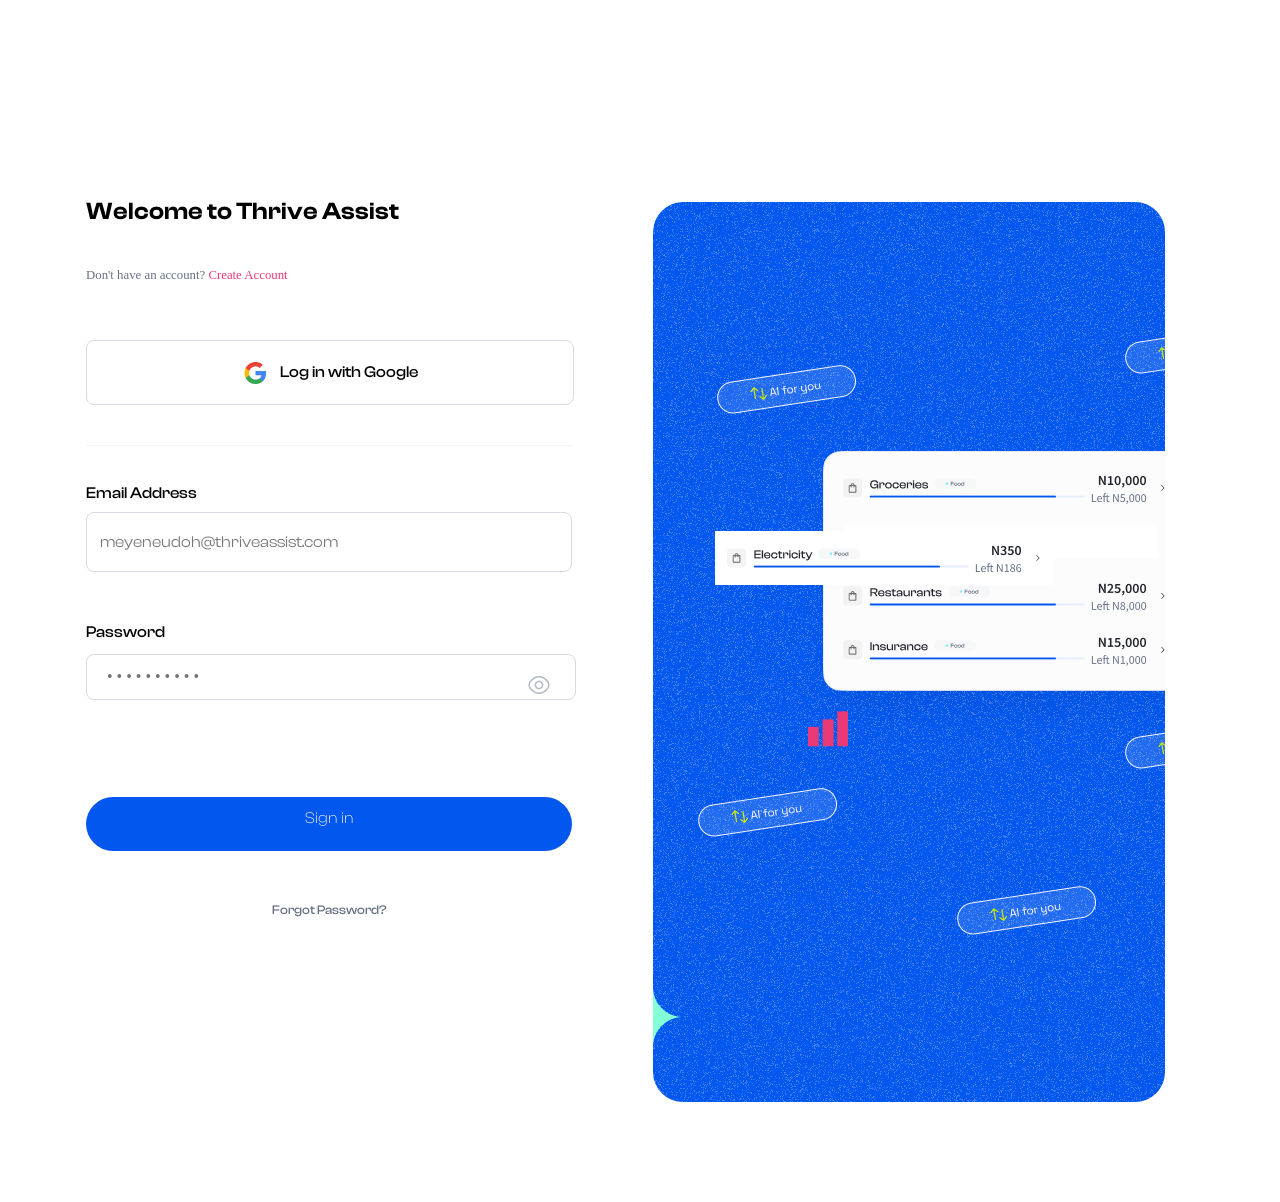
<file: index.html>
<!DOCTYPE html>
<html lang="en">
<head>
    <meta charset="UTF-8">
    <meta name="viewport" content="width=device-width, initial-scale=1.0">
    <link rel="stylesheet" type="text/css" href="styles.css">
    <title>Thrive Assist</title>
</head>
<body>
    <div id="error-div" class="error-div"><p id="error-text" class="error-text"></p><div id="cancel-icon"></div></div>
    <div class="container">
        <div class="div1"></div>
        <div class="div2">
            <h1 class="welcome-text">Welcome to Thrive Assist</h1>
            <p class="create-account-text">Don't have an account? <a href="index.html" class="create-account-link">Create Account</a></p>
        </div>
        <div class="div3" id="google-button">
            <div class="google-icon"></div>
            <p class="google-login-text">Log in with Google</p>
        </div>
        <div class="div4"></div>
        <div class="div5">
            <p class="email-text">Email Address</p>
            <input class="email-input" id="email-input" placeholder="meyeneudoh@thriveassist.com">
            <span id="email-message" class = email-message></span>
        </div>
        <div class="div6">
            <p class=password-text>Password</p>
            <div class="password-input-wrapper">
                <input class="password-input"  type="password" id="input" placeholder="• • • • • • • • • •">
                <div class="eye-open-icon" id="open-eye"></div>  
            </div>
            <span id="password-message" class="password-message"></span>
        </div>
        <div id="submit" class="div7"><p class="sign-in">Sign in</p></div>
        <div class="div8"><a class="anchor" href="index.html"><p>Forgot Password?</a></p></div>
    </div>
  <script src="script.js"></script>  
</body>
</html>
</file>
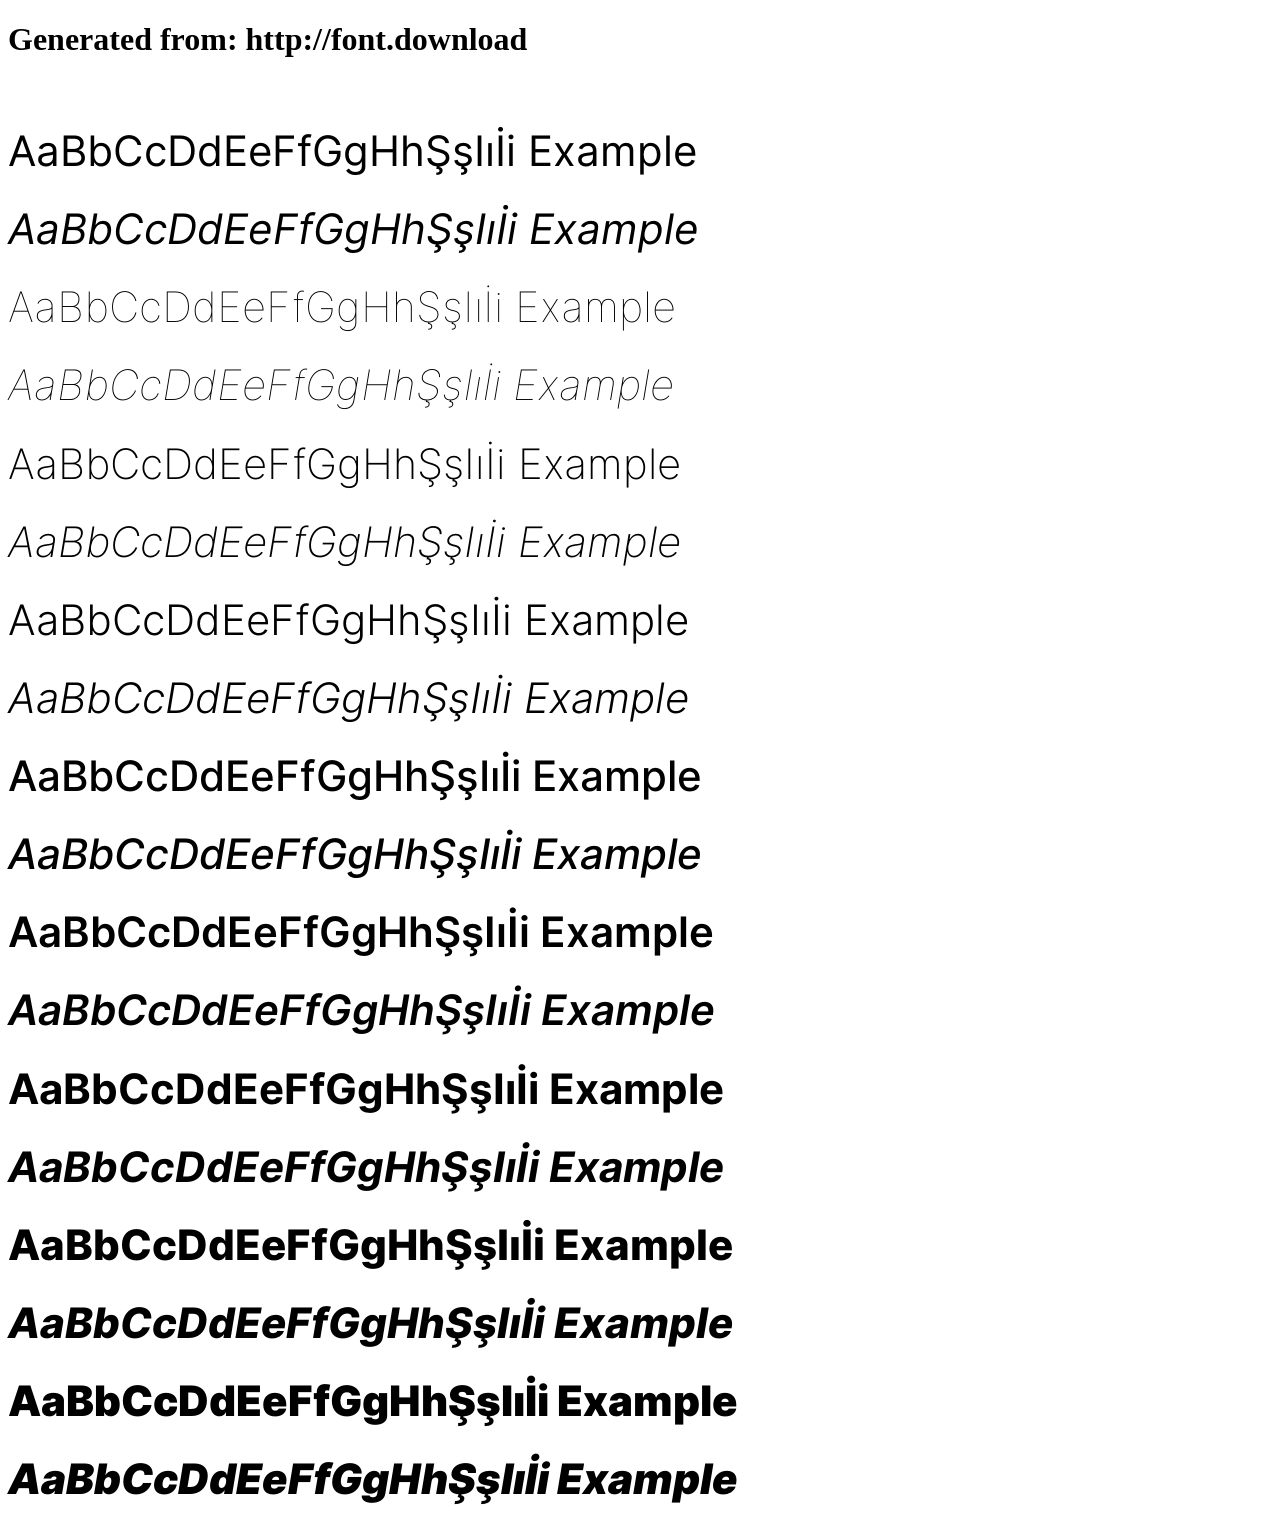
<file: font/example.html>
<!DOCTYPE html>
<html xmlns="http://www.w3.org/1999/xhtml">
<head>
    <meta http-equiv="Content-Type" content="text/html; charset=utf-8"/>
    <link rel="stylesheet" type="text/css"
          href="style.css"/>
</head>

<body>

<h1>Generated from: http://font.download</h1><br/>
<h1 style="font-family:'Inter Regular';font-weight:normal;font-size:42px">AaBbCcDdEeFfGgHhŞşIıİi Example</h1>
<h1 style="font-family:'Inter Italic';font-weight:normal;font-size:42px">AaBbCcDdEeFfGgHhŞşIıİi Example</h1>
<h1 style="font-family:'Inter Thin BETA';font-weight:normal;font-size:42px">AaBbCcDdEeFfGgHhŞşIıİi Example</h1>
<h1 style="font-family:'Inter Thin Italic BETA';font-weight:normal;font-size:42px">AaBbCcDdEeFfGgHhŞşIıİi Example</h1>
<h1 style="font-family:'Inter Extra Light BETA';font-weight:normal;font-size:42px">AaBbCcDdEeFfGgHhŞşIıİi Example</h1>
<h1 style="font-family:'Inter Extra Light Italic BETA';font-weight:normal;font-size:42px">AaBbCcDdEeFfGgHhŞşIıİi Example</h1>
<h1 style="font-family:'Inter Light BETA';font-weight:normal;font-size:42px">AaBbCcDdEeFfGgHhŞşIıİi Example</h1>
<h1 style="font-family:'Inter Light Italic BETA';font-weight:normal;font-size:42px">AaBbCcDdEeFfGgHhŞşIıİi Example</h1>
<h1 style="font-family:'Inter Medium';font-weight:normal;font-size:42px">AaBbCcDdEeFfGgHhŞşIıİi Example</h1>
<h1 style="font-family:'Inter Medium Italic';font-weight:normal;font-size:42px">AaBbCcDdEeFfGgHhŞşIıİi Example</h1>
<h1 style="font-family:'Inter Semi Bold';font-weight:normal;font-size:42px">AaBbCcDdEeFfGgHhŞşIıİi Example</h1>
<h1 style="font-family:'Inter Semi Bold Italic';font-weight:normal;font-size:42px">AaBbCcDdEeFfGgHhŞşIıİi Example</h1>
<h1 style="font-family:'Inter Bold';font-weight:normal;font-size:42px">AaBbCcDdEeFfGgHhŞşIıİi Example</h1>
<h1 style="font-family:'Inter Bold Italic';font-weight:normal;font-size:42px">AaBbCcDdEeFfGgHhŞşIıİi Example</h1>
<h1 style="font-family:'Inter Extra Bold';font-weight:normal;font-size:42px">AaBbCcDdEeFfGgHhŞşIıİi Example</h1>
<h1 style="font-family:'Inter Extra Bold Italic';font-weight:normal;font-size:42px">AaBbCcDdEeFfGgHhŞşIıİi Example</h1>
<h1 style="font-family:'Inter Black';font-weight:normal;font-size:42px">AaBbCcDdEeFfGgHhŞşIıİi Example</h1>
<h1 style="font-family:'Inter Black Italic';font-weight:normal;font-size:42px">AaBbCcDdEeFfGgHhŞşIıİi Example</h1>


</body>
</html>
</file>
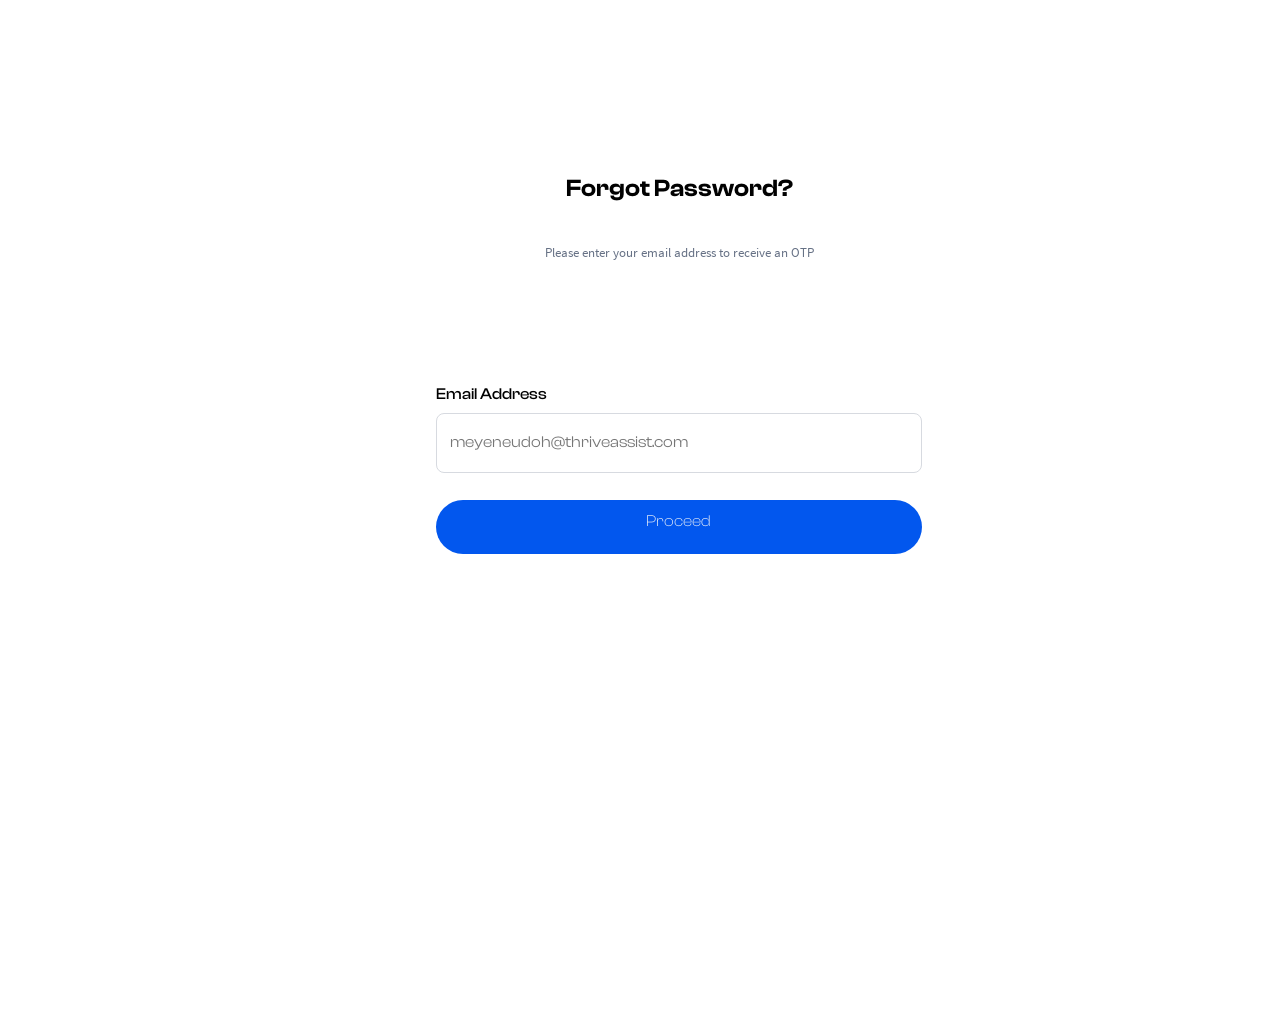
<file: Pages/forget-password.html>
<!DOCTYPE html>
<html lang="en">
<head>
    <meta charset="UTF-8">
    <meta name="viewport" content="width=device-width, initial-scale=1.0">
    <link rel="stylesheet" type="text/css" href="../Styles/foget-password.css">
    <title>Thrive Assist</title>
</head>
<body>
    <div class="container">
    <div class="div2">
        <h1 class="welcome-text">Forgot Password?</h1>
        <p class="create-account-text">Please enter your email address to receive an OTP</p>
    </div>
    <div class="div5">
        <p class="email-text">Email Address</p>
        <input class="email-input" id="email-input" placeholder="meyeneudoh@thriveassist.com">
        <span id="email-message" class = email-message></span>
    </div>
    <div id="submit" class="div7"><p class="sign-in">Proceed</p></div>
    </div>
    <script src="../Script/forget-password.js"></script> 
</body>
</html>
</file>
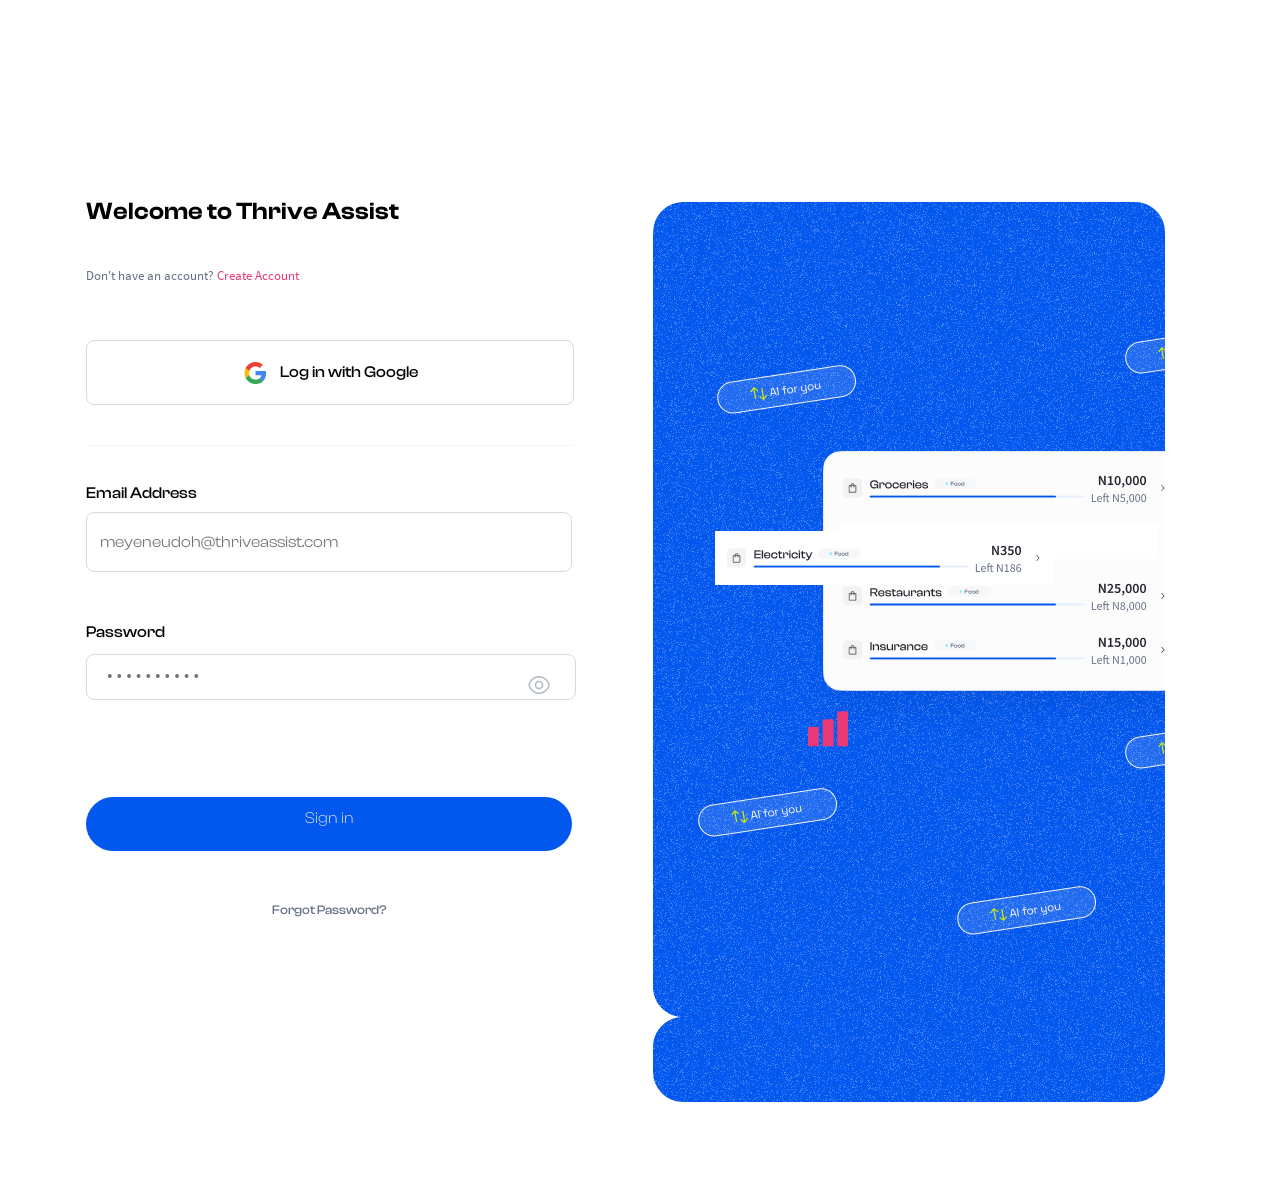
<file: Pages/Login.html>
<!DOCTYPE html>
<html lang="en">
<head>
    <meta charset="UTF-8">
    <meta name="viewport" content="width=device-width, initial-scale=1.0">
    <link rel="stylesheet" type="text/css" href="../Styles/Login.css">
    <title>Thrive Assist</title>
</head>
<body>
    <div id="error-div" class="error-div"><p id="error-text" class="error-text"></p><div id="cancel-icon"></div></div>
    <div class="container">
        <div class="div1"></div>
        <div class="div2">
            <h1 class="welcome-text">Welcome to Thrive Assist</h1>
            <p class="create-account-text">Don't have an account? <a href="index.html" class="create-account-link">Create Account</a></p>
        </div>
        <div class="div3" id="google-button">
            <div class="google-icon"></div>
            <p class="google-login-text">Log in with Google</p>
        </div>
        <div class="div4"></div>
        <div class="div5">
            <p class="email-text">Email Address</p>
            <input class="email-input" id="email-input" placeholder="meyeneudoh@thriveassist.com">
            <span id="email-message" class = email-message></span>
        </div>
        <div class="div6">
            <p class=password-text>Password</p>
            <div class="password-input-wrapper">
                <input class="password-input"  type="password" id="input" placeholder="• • • • • • • • • •">
                <div class="eye-open-icon" id="open-eye"></div>  
            </div>
            <span id="password-message" class="password-message"></span>
        </div>
        <div id="submit" class="div7"><p class="sign-in">Sign in</p></div>
        <div class="div8"><a class="anchor" href="forget-password.html"><p>Forgot Password?</a></p></div>
    </div>
  <script src="../Script/Login.js"></script>  
</body>
</html>
</file>
<file: styles.css>
@font-face {
    font-family: 'clash-semibold';
    src: url(OTF/ClashDisplay-Semibold.otf);
}

@font-face {
    font-family: 'clash-medium';
    src: url(OTF/ClashDisplay-Medium.otf);
}

@font-face {
    font-family: 'clash-regular';
    src: url(OTF/ClashDisplay-Regular.otf);
}

@font-face {
    font-family: 'sans-semibold';
    src: url(source-sans-pro/SourceSansPro-Semibold.ttf);
}
@font-face {
    font-family: 'clash-light';
    src: url(OTF/ClashDisplay-Light.otf);
}

@font-face {
    font-family: 'inter-semibold';
    src: url(inter-webfont/Inter-SemiBold.woff);
}

.error-div {
    margin-left: 197px;
    display: flex;
    justify-items: center;
    text-align: left;
  }

  .error-text {
    color: #c81e1e;
    margin-left: 20px;
    font-family: 'inter-semibold';
    font-weight: 600;
    font-size: 0.9vw;
    font-weight: 600;
  }
  
  #cancel-icon {
    grid-column: 2;
    grid-row: 1 / 4;
    display: block;
    cursor: pointer;
    top: 10px;
    right: -10vw;
   margin-top: 1.7vh;
   margin-left: 15px;
   
  
  }

.container {
    display: grid;
    grid-template-columns: 1fr 1fr;
    padding-bottom: 10.2vh;
    gap:2vw
}
.div1 {
    margin-top: 19vh;
    grid-column: 2;
    grid-row: 1/8;
    width: 40vw;
    height: 100vh;
    background-color: aquamarine;
    background-image: url(Register/Frame\ 1000005053.png);
    border-radius: 30px;
}
.div2 {
    margin-top: 19vh;
    grid-column: 1;
    grid-row: 1 / 1;
    width: 25vw;
    height: 9vh;
    margin-left: 4.875rem;
    display: flex;
  flex-direction: column;
  justify-content: space-between;
}

.welcome-text {
    font-size: 1.9vw; 
    margin-top: -0.5vw;
    font-family: 'clash-semibold';
    font-weight: 600;
    color: #010101;

  }
  
  .create-account-text {
    font-size: 1vw;
    margin-bottom: 0%; 
    margin-top: -2vh;
    font-family: 'sans-regular';
    color:#667185;
  }

  .create-account-link {
    color: #ea3977;
    text-decoration: none;
 }

.div3 {
    grid-column: 1;
    width: 38vw;
    height: 7vh;
    margin-top: -7vh;
    margin-left: 4.875rem;
    border: solid;
    border-width: 1px;
    border-radius: 8px;
    border-color: #D7DAE0;
    display: flex;
    align-items: center;
    justify-content: center;
    gap: 1vw;
    cursor: pointer;
}

.google-icon {
    width: 24px;
    height: 24px;
    background-image: url(Login/image\ 1.png);
 }

 .google-login-text {
    font-family: 'clash-medium';
    font-weight: 500;
    font-size: 16px;
 }

.div4 {
    grid-column: 1;
    width: 38vw;
    margin-top: -9vh;
    height: 0.1vh;
    background-color: #f5f5f5;
    margin-left: 4.875rem;
}
.div5 {
    grid-column: 1;
    width: 38vw;
    margin-top: -18vh;
    height: 12vh;
    margin-left: 4.875rem;
    display: flex;
    flex-direction: column;
}
.email-text {
    display: block;
    margin-top: 0%;
    font-family: 'clash-medium';
    font-weight: 500;
    margin-bottom: 3vh;
}
.email-input {
    display: block;
    height: 30vh;
    margin-top: -2vh;
    position: relative;
    border-radius: 8px;
    padding-left: 1vw;
    border: 1px solid #d7dae0;
    font-family: 'clash-regular';
    font-size: 16px;
}
.email-input:focus{
    border: 1px solid #0257ee;
    outline: none;
    font-family: 'clash-regular';
    font-size: 16px;
    background-color: #f9fafb;
}


.email-message {
    display: block;
    min-height: 20px;
    font-family: 'sans-semibold';
}



.div6 {
    grid-column: 1;
    width: 38vw;
    height: 12vh;
    margin-left: 4.875rem;
    margin-top: -16vh;
    display: flex;
    flex-direction: column;
}

.password-text {
    display: block;
    margin-top: 0%;
    font-family: 'clash-medium';
    margin-bottom: 2.7vh;
}
.password-message {
    display: block;
    min-height: 20px;
    font-family: 'sans-semibold';
}
.password-input-wrapper {
    width: 36.4vw;
    height: 19vh !important;
    margin-top: -0.5vw;
    bottom: 0;
    font-family: 'clash-reguler';
    outline: none;
    position: relative;
    display: block;
}

.eye-open-icon {
    background-image: url(Register/vuesax.png);
    width: 24px;
    height: 24px;
    cursor: pointer;
    position: absolute;
    top: 50%;
    right: 1px;
    transform: translateY(-50%);
 
 }
 .eye-open-icon.show {
    background-image: url(Register/closed\ eye.png);
    width: 24px;
    height: 24px;
    cursor: pointer;
    position: absolute;
    top: 50%;
    right: 1px;
    transform: translateY(-50%);
 
 }

 .password-input {
    width: 100%;
    height: 42px;
    bottom: 0;
    margin-top: -5px;
    padding-left: 20px;
    font-family: 'clash-reguler';
    font-weight: 400;
    font-size: 16px;
    border-radius: 8px;
    border: solid;
    border-width: 1px;
    outline: none;
    border-color: #D7DAE0;
 }

 .password-input:focus {
    width: 100%;
    height: 42px;
    bottom: 0;
    margin-top: -5px;
    padding-left: 20px;
    font-family: 'clash-reguler';
    font-weight: 400;
    font-size: 16px;
    border: solid;
    outline: none;
    border-width: 1px;
    border-color: #0257ee;
    background-color: #f9fafb;
 }

.div7 {
    grid-column: 1;
    width: 38vw;
    height: 6vh;
    margin-top: 5vh;
    margin-left: 4.875rem;
    margin-top: -10vh;
    background-color: #0257ee;
   border-radius: 30px;
   display: flex;
   justify-content: center;
   cursor: pointer;
}

.sign-in {
    font-family: 'clash-light';
    color: #f6f7f9;
    margin-top: 1.3vh;
   }

.div8 {
    grid-column: 1;
    width: 38vw;
    height: 3vh;
    margin-left: 4.875rem;
    margin-top: -13vh;
    display: flex;
    justify-content: center;
    font-family: 'clash-medium';
    font-weight: 500;
    font-size: 1vw;
    color: #667185;

}

a {
    text-decoration:none;
    color: #667185;
  }



@media only screen and (width: 375px) and (height: 667px) {
    .container {
        grid-template-columns: 1fr;
        gap: 3VW;
        padding-bottom: 60vw;
    }

    .div1 {
        grid-column: 1;
        display: none;
    }

    
    .email-text {
        margin-bottom: 2vh !important;
    }
    .password-text{
        margin-bottom: 2.5vh !important;
    }

    .email-input {
       height: 10vh !important;
       margin-top: 3vh !important;
    }
    .email-input:focus {
        height: 10vh !important;
     }
  
    .password-input {
        margin-top: -9vh !important;
        width: 84.7vw !important;
    }
    .password-input:focus {
        margin-top: -9vh !important;
    }
    .eye-open-icon {
        margin-top: -1vh !important;
    }
    .eye-open-icon.show {
        margin-top: -1vh !important;
    }
    
  }


/* Smartphone (portrait) 480px.....when the height is greater than width */
@media only screen and (max-width: 30rem) {
    .container {
        grid-template-columns: 1fr;
        gap: 3VW;
        padding-bottom: 60vw;
    }

    .div1 {
        grid-column: 1;
        display: none;
    }

  


    .error-text {
        display: block;
        margin-top: 5vw !important;
        font-size: 2.4vw !important ;
    }

    #cancel-icon {
        margin-top: 1.8vh !important;
        height: 4.5vh !important;
        width: 4.5vw !important;
        margin-top: 1.9vh !important;
        background-repeat: no-repeat !important;
        margin-left: -1vw !important;
    }


    .div2{
        margin-top: 16vw;
        width: 70vw;
        margin-left: 2vw;
        height: 7.5vh !important;

    }

    
.welcome-text {
    font-size: 6.3vw; 

  }
  
  .create-account-text {
    font-size: 3vw;
    
  }

    .div3{
        margin-top: 5vh;
        margin-left: 2vw;
        width: 91vw;
        height: 8.2vh;
        gap:4vw;
    }
    .div4{
        margin-top: 2vh;
        margin-left: 2vw;
        width: 91vw;
    }
    .div5{
        margin-top: 3vh;
        margin-left: 2vw;
        width: 91vw;
    }
    .email-text{
        font-size: 4vw !important;
        margin-bottom: 1vh;
    }
     
    .email-input{
        height: 7vh !important;
        margin-top: -1vh;
        padding-left: 3.5vw;
    }
    .email-input:focus{
        height: 7vh !important;
        margin-top: -1vh;
        padding-left: 3.5vw;
    }
    .email-message {
        margin-bottom: 0 !important;
        font-size: 4vw !important;
    }

    .div6{
        margin-top: 4vh;
        margin-left: 2vw;
        width: 91vw;
    }
.password-input {
    height: 6vh;
}
.password-input:focus {
    height: 6vh;
}
    .password-input-wrapper {
        width: 84.8vw !important;
        margin-top: -0.5vh !important;
    }
    .eye-open-icon {
        margin-top: -0.8vh;
    }
    .eye-open-icon.show {
        margin-top: -0.8vh;
    }
    .password-message {
        margin-top: -0.5vh;
        font-size: 4vw !important;
    }
    .password-text {
        font-size: 4vw !important;
        margin-bottom: 1vh;
    }
   

    .div7{
        margin-top: 7vh;
        margin-left: 2vw;
        width: 91vw;
    }
    .div8{
        margin-top: 3vh;
        margin-left: 2vw;
        width: 91vw;
    }
    
    
        

   
  }
  
  @media only screen and (max-width: 545px) and (max-height: 725px) {
    .container {
        grid-template-columns: 1fr;
        gap: 3VW;
        padding-bottom: 60vw;
    }

    .div1 {
        grid-column: 1;
        display: none;
    }


    .password-text {
        font-size: 1vw !important; 
        margin-bottom: 10px;
    }
    .password-input {
    WIDTH : 87vw
    }
    .password-input:focus {
        WIDTH : 87vw
        }
   .email-text {
    font-size: 3.5vw !important;
   }
   .email-input {
   
    margin-top: -1.6vh !important;
   }
   .email-input:focus {
   
    margin-top: -1.6vh !important;
   }
   .email-message {
    font-size:  4vw !important;
   }
   
  } 

  /* Smartphone (landscape) 640px.....when the width is greater than height */
  @media only screen and (max-width: 40rem) {
    .container {
        grid-template-columns: 1fr;
    }

    .div1 {
        grid-column: 1;
        display: none;
    }

    .error-div {
        margin-left: 10vw;
        width: 65vw !important;
    }
    .error-text {
        margin-top: 2.3vh;
        font-size: 2.5vw;
    }
    #cancel-icon {
        margin-right: 2vw;
    }

    .div2{
        margin-top: 16vw;
        width: 70vw;
        margin-left: 2vw;
        height: 10.5vh;

    }

    .welcome-text {
        font-size: 5.2vw !important; 
    
      }
      
      .create-account-text {
        font-size: 3vw;
        
      }
    .div3{
        margin-top: 5vh;
        margin-left: 2vw;
        width: 91vw;
        height: 8.2vh;
        gap:4vw;
    }
    .div4{
        margin-top: 2vh;
        margin-left: 2vw;
        width: 91vw;
    }
    .div5{
        margin-top: 3vh;
        margin-left: 2vw;
        width: 91vw;
    }
    .email-text{
        font-size: 4vw;
    }
    .email-input{
        height: 7vh !important;
        margin-top: -1vh;
        padding-left: 3.5vw;
    }
    .email-input:focus{
        height: 7vh !important;
        margin-top: -1vh;
        padding-left: 3.5vw;
    }
    .email-message {
        margin-bottom: 0 !important;
    }

    .div6{
        margin-top: 4vh;
        margin-left: 2vw;
        width: 91vw;
    }
    .password-input {
        height: 6vh;
    }
    .password-input:focus {
        height: 6vh;
    }
        .password-input-wrapper {
            width: 84.8vw !important;
            margin-top: -0.5vh !important;
        }
        .eye-open-icon {
            margin-top: -0.8vh;
        }
        .eye-open-icon.show {
            margin-top: -0.8vh;
        }
        .password-message {
            margin-top: -0.5vh;
            font-size: 4vw !important;
        }
        .password-text {
            font-size: 4vw !important;
        }
    .div7{
        margin-top: 7vh;
        margin-left: 2vw;
        width: 91vw;
    }
    .div8{
        margin-top: 3vh;
        margin-left: 2vw;
        width: 91vw;
    }
    


  
  }
  
  /* Tablet (portrait) 768px.....for bigger screen */
  @media only screen and (max-width: 48rem) {

    .container {
        grid-template-columns: 1fr;
    }

    .div1 {
        grid-column: 1;
        display: none;
    }


    .div2{
        margin-top: 16vw;
        width: 70vw;
        margin-left: 2vw;
        height: 10.5vh;

    }

    .welcome-text {
        font-size: 6.2vw; 
    
      }
      
      .create-account-text {
        font-size: 3.2vw;
        
      }

    .div3{
        margin-top: 5vh;
        margin-left: 2vw;
        width: 91vw;
        height: 8.2vh;
        gap:4vw;
    }
    .div4{
        margin-top: 2vh;
        margin-left: 2vw;
        width: 91vw;
    }
    .div5{
        margin-top: 3vh;
        margin-left: 2vw;
        width: 91vw;
    }
    .email-text {
        font-size: 2.5vw ;
        margin-bottom: 1.5vh;
    }
    .email-input{
        height: 6vh !important;
        margin-top: -1vh;
        padding-left: 3.5vw;
    }
    .email-message {
        margin-bottom: 0 !important;
        font-size: 3vw;
    }

    .div6{
        margin-top: 4vh;
        margin-left: 2vw;
        width: 91vw;
    }
    .password-text {
        font-size: 2.5vw;
        margin-bottom: 1.8vh;
    }

    .password-input {
        height: 6vh;
    }
    .password-input:focus {
        height: 6vh;
    }
        .password-input-wrapper {
            width: 88vw;
            margin-top: -1vh;
        }
        .eye-open-icon {
            margin-top: -0.6vh;
        }
        .eye-open-icon.show {
            margin-top: -0.6vh;
        }
        .password-message {
            margin-bottom: 3vh !important;
            font-size: 2.5vw;
        }

    .div7{
        margin-top: 7vh;
        margin-left: 2vw;
        width: 91vw;
    }
    .div8{
        margin-top: 3vh;
        margin-left: 2vw;
        width: 91vw;
    }
   
  }

  @media only screen and (max-width: 900px) {

    .container {
        grid-template-columns: 1fr;
    }

    .div1 {
        grid-column: 1;
        display: none;
    }
     
    .error-div {
        display: flex !important;
        flex-direction: row !important;
        gap:5vw !important;
    }
    .error-text {
        font-size: 1.4vw;
    }
  

    .div2{
        margin-top: 16vw;
        width: 70vw;
        margin-left: 2vw;
        height: 10.5vh;

    }

    .welcome-text {
        font-size: 5.3vw !important; 
    
      }
      
      .create-account-text {
        font-size: 3vw;
        
      }

    .div3{
        margin-top: 5vh;
        margin-left: 2vw;
        width: 91vw;
        height: 8.2vh;
        gap:4vw;
        
    }

    .google-login-text {
     font-size: 3.5vw;
    }

    .google-icon {
        width: 5vw;
        height: 6vh;
        background-repeat: no-repeat;
        background-image: url(Login/image\ 1.png);
        background-size: contain;
        background-position: center;
    }

    .div4{
        margin-top: 2vh;
        margin-left: 2vw;
        width: 91vw;
    }
    .div5{
        margin-top: 3vh;
        margin-left: 2vw;
        width: 91vw;
    }
  .email-input {
    height: 6vh !important;
    margin-top: -2vw;
  }
  .email-input:focus {
    height: 6vh !important;
    margin-top: -2vw;
  }


  .email-text {
    font-size: 2.5vw;
    margin-bottom: 1.3vh;
  }
  .email-message {
    font-size: 2.4vw;
  }

    .div6{
        margin-top: 4vh;
        margin-left: 2vw;
        width: 91vw;
    }
    .password-text {
        font-size: 2.5vw;
        margin-bottom: 1.3vh;
    }

    .password-input {
        height: 6vh;
    }
    .password-input:focus {
        height: 6vh;
    }
        .password-input-wrapper {
            width: 88vw;
            margin-top: -1vh;
        }
        .eye-open-icon {
            margin-top: -0.6vh;
        }
        .eye-open-icon.show {
            margin-top: -0.6vh;
        }
        .password-message {
            margin-bottom: 3vh !important;
            font-size: 2.5vw;
        }
    .div7{
        margin-top: 7vh;
        margin-left: 2vw;
        width: 91vw;
    }
    .div8{
        margin-top: 3vh;
        margin-left: 2vw;
        width: 91vw;
    }
   
  }

  
  @media only screen and (max-width: 1024px) {

    .container {
        grid-template-columns: 1fr;
    }

    .div1 {
        grid-column: 1;
        display: none;
    }

    .error-div {
        display: flex;
        flex-direction: row;
        gap: 5vw;

    }
    .error-text {
        display: block;
        margin-top: 2vw;
        font-size: 1.1vw ;
    }
    #cancel-icon {
        display: block;
        margin-top: 1.3vh;
    }

    .div2{
        margin-top: 16vw;
        width: 70vw;
        margin-left: 2vw;
        height: 10.5vh;

    }

    .welcome-text {
        font-size: 5.3vw !important; 
    
      }
      
      .create-account-text {
        font-size: 3vw;
        
      }
      
    .div3{
        margin-top: 5vh;
        margin-left: 2vw;
        width: 91vw;
        height: 8.2vh;
    }
    .google-login-text {
        font-size: 3.5vw;
       }
   
       .google-icon {
           width: 5vw;
           height: 6vh;
           background-repeat: no-repeat;
           background-image: url(Login/image\ 1.png);
           background-size: contain;
           background-position: center;
       }

    .div4{
        margin-top: 2vh;
        margin-left: 2vw;
        width: 91vw;
    }
    .div5{
        margin-top: 3vh;
        margin-left: 2vw;
        width: 91vw;
    }

    .email-input {
        height: 6vh !important;
        margin-top: -2vw;
      }
      .email-focus {
        height: 6vh !important;
        margin-top: -2vw;
      }
    
      .email-text {
        font-size: 2.5vw;
        margin-bottom: 1.5vh;
      }
      .email-message {
        font-size: 2.4vw;
      }
    .div6{
        margin-top: 1vh !important;
        margin-left: 2vw;
        width: 91vw;
    }
    .password-text {
        font-size: 2.5vw;
        margin-bottom: 1.5vh;
    }

    .password-input {
        height: 6vh;
    }
    .password-input:focus {
        height: 6vh;
    }
        .password-input-wrapper {
            width: 88.7vw;
            margin-top: -1vh;
        }
        .eye-open-icon {
            margin-top: -0.6vh;
        }
        .eye-open-icon.show {
            margin-top: -0.6vh;
        }
        .password-message {
            margin-bottom: 3vh !important;
            font-size: 2.5vw;
        }
    .div7{
        margin-top: 4vh !important;
        margin-left: 2vw;
        width: 91vw;
    }
    .sign-in {
        font-family: 'clash-light';
        color: #f6f7f9;
       }
    .div8{
        margin-top: -0.5vh !important;
        margin-left: 2vw;
        width: 91vw;
        font-size: 3vw;
    }

   
   
  }
</file>
<file: font/style.css>
/* #### Generated By: http://font.download #### */

    @font-face {
    font-family: 'Inter Regular';
    font-style: normal;
    font-weight: normal;
    src: local('Inter Regular'), url('Inter-Regular.woff') format('woff');
    }
    

    @font-face {
    font-family: 'Inter Italic';
    font-style: normal;
    font-weight: normal;
    src: local('Inter Italic'), url('Inter-Italic.woff') format('woff');
    }
    

    @font-face {
    font-family: 'Inter Thin BETA';
    font-style: normal;
    font-weight: normal;
    src: local('Inter Thin BETA'), url('Inter-Thin-BETA.woff') format('woff');
    }
    

    @font-face {
    font-family: 'Inter Thin Italic BETA';
    font-style: normal;
    font-weight: normal;
    src: local('Inter Thin Italic BETA'), url('Inter-ThinItalic-BETA.woff') format('woff');
    }
    

    @font-face {
    font-family: 'Inter Extra Light BETA';
    font-style: normal;
    font-weight: normal;
    src: local('Inter Extra Light BETA'), url('Inter-ExtraLight-BETA.woff') format('woff');
    }
    

    @font-face {
    font-family: 'Inter Extra Light Italic BETA';
    font-style: normal;
    font-weight: normal;
    src: local('Inter Extra Light Italic BETA'), url('Inter-ExtraLightItalic-BETA.woff') format('woff');
    }
    

    @font-face {
    font-family: 'Inter Light BETA';
    font-style: normal;
    font-weight: normal;
    src: local('Inter Light BETA'), url('Inter-Light-BETA.woff') format('woff');
    }
    

    @font-face {
    font-family: 'Inter Light Italic BETA';
    font-style: normal;
    font-weight: normal;
    src: local('Inter Light Italic BETA'), url('Inter-LightItalic-BETA.woff') format('woff');
    }
    

    @font-face {
    font-family: 'Inter Medium';
    font-style: normal;
    font-weight: normal;
    src: local('Inter Medium'), url('Inter-Medium.woff') format('woff');
    }
    

    @font-face {
    font-family: 'Inter Medium Italic';
    font-style: normal;
    font-weight: normal;
    src: local('Inter Medium Italic'), url('Inter-MediumItalic.woff') format('woff');
    }
    

    @font-face {
    font-family: 'Inter Semi Bold';
    font-style: normal;
    font-weight: normal;
    src: local('Inter Semi Bold'), url('Inter-SemiBold.woff') format('woff');
    }
    

    @font-face {
    font-family: 'Inter Semi Bold Italic';
    font-style: normal;
    font-weight: normal;
    src: local('Inter Semi Bold Italic'), url('Inter-SemiBoldItalic.woff') format('woff');
    }
    

    @font-face {
    font-family: 'Inter Bold';
    font-style: normal;
    font-weight: normal;
    src: local('Inter Bold'), url('Inter-Bold.woff') format('woff');
    }
    

    @font-face {
    font-family: 'Inter Bold Italic';
    font-style: normal;
    font-weight: normal;
    src: local('Inter Bold Italic'), url('Inter-BoldItalic.woff') format('woff');
    }
    

    @font-face {
    font-family: 'Inter Extra Bold';
    font-style: normal;
    font-weight: normal;
    src: local('Inter Extra Bold'), url('Inter-ExtraBold.woff') format('woff');
    }
    

    @font-face {
    font-family: 'Inter Extra Bold Italic';
    font-style: normal;
    font-weight: normal;
    src: local('Inter Extra Bold Italic'), url('Inter-ExtraBoldItalic.woff') format('woff');
    }
    

    @font-face {
    font-family: 'Inter Black';
    font-style: normal;
    font-weight: normal;
    src: local('Inter Black'), url('Inter-Black.woff') format('woff');
    }
    

    @font-face {
    font-family: 'Inter Black Italic';
    font-style: normal;
    font-weight: normal;
    src: local('Inter Black Italic'), url('Inter-BlackItalic.woff') format('woff');
    }
</file>
<file: Styles/foget-password.css>
@font-face {
    font-family: 'clash-semibold';
    src: url(../font/ClashDisplay-Semibold.otf);
}

@font-face {
    font-family: 'sans-regular';
    src: url(../font/SourceSansPro-Regular.ttf);
}

@font-face {
    font-family: 'clash-medium';
    src: url(../font/ClashDisplay-Medium.otf);
}

@font-face {
    font-family: 'clash-regular';
    src: url(../font/ClashDisplay-Regular.otf);
}

@font-face {
    font-family: 'clash-light';
    src: url(../font/ClashDisplay-Light.otf)
}

.container {
    display: grid;
    grid-template-columns: 1fr;
    padding-bottom: 10.2vh;
    gap:2vw;
    justify-items: center;
    padding-bottom: 50vh;
}

.div2 {
    margin-top: 19vh;
    grid-column: 1;
    grid-row: 1 / 1;
    width: 25vw;
    height: 9vh;
    margin-left: 4.875rem;
    display: flex;
  flex-direction: column;
  justify-content: space-between;
  align-items: center;
}

.welcome-text {
    font-size: 1.9vw; 
    margin-top: -0.5vw;
    font-family: 'clash-semibold';
    font-weight: 600;
    color: #010101;

  }

  .create-account-text {
    font-size: 1vw;
    margin-bottom: 0%; 
    margin-top: -2vh;
    font-family: 'sans-regular';
    color:#667185;
  }

  .div5 {
    grid-column: 1;
    width: 38vw;
    margin-top: 11vh;
    height: 12vh;
    margin-left: 4.875rem;
    display: flex;
    flex-direction: column;
}
.email-text {
    display: block;
    margin-top: 0%;
    font-family: 'clash-medium';
    font-weight: 500;
    margin-bottom: 3vh;
}
.email-input {
    display: block;
    height: 30vh;
    margin-top: -2vh;
    position: relative;
    border-radius: 8px;
    padding-left: 1vw;
    border: 1px solid #d7dae0;
    font-family: 'clash-regular';
    font-size: 16px;
}
.email-input:focus{
    border: 1px solid #0257ee;
    outline: none;
    font-family: 'clash-regular';
    font-size: 16px;
    background-color: #f9fafb;
}


.email-message {
    display: block;
    min-height: 20px;
    font-family: 'sans-semibold';
}

.div7 {
    grid-column: 1;
    width: 38vw;
    height: 6vh;
    margin-top: -2vh;
    margin-left: 4.875rem;
    background-color: #0257ee;
   border-radius: 30px;
   display: flex;
   justify-content: center;
   cursor: pointer;
}

.sign-in {
    font-family: 'clash-light';
    color: #f6f7f9;
    margin-top: 1.3vh;
   }

  @media only screen and (width: 375px) and (height: 667px) {

  }


  /* Smartphone (portrait) 480px.....when the height is greater than width */
  @media only screen and (max-width: 30rem) {
    
    .div2 {
        width: 95vw !important;
        margin-left: -1vw !important;
       }
    
        .create-account-text {
            font-size: 1.7vw !important;
            font-size: 1.7vh !important;
        }

        .email-input {
            font-size: 1.7vh !important;
        }

        .div7 {
            margin-top: 0.1vh !important;
        }
        .sign-in {
            margin-top: 1.5vh !important;
            font-size: 2vh !important;
        }
    
       }


  @media only screen and (max-width: 545px) and (max-height: 725px) {

  }

   /* Smartphone (landscape) 640px.....when the width is greater than height */
   @media only screen and (max-width: 40rem) {

   }

    /* Tablet (portrait) 768px.....for bigger screen */
  @media only screen and (max-width: 48rem) {

  }

  @media only screen and (max-width: 900px) {

  }

  @media only screen and (max-width: 1024px) {
      
       .div2 {
        width: 85vw;
        height: 8vh;
        margin-top: 8vh;
        margin-left: -4vw;
        display: flex;
        flex-direction: column;
        justify-content: space-between;
        align-items: start;
       }

       .welcome-text {
        font-size: 3vw;
        font-size: 3vh;
       }

       .create-account-text {
        font-size: 2.8vw;
        font-size: 2.8vh;
       }

       .div5 {
        width: 85vw ;
        margin-top: 8vh;
        margin-left: -4vw;
       }

       .email-text {
        font-size: 2.2vw;
        font-size: 2.2vh;
       }

       .email-input {
        font-size: 2.7vw;
        padding-left: 3vw;
       }

       .email-input:focus {
        font-size: 2.7vw;
        padding-left: 3vw;
       }

       .div7 {
        width: 85vw ;
        margin-top: 1vh;
        margin-left: -4vw;
       }

       .sign-in{
        font-size: 2.2vw;
        font-size: 2.2vh;
       }
  }
</file>
<file: Styles/Login.css>
@font-face {
    font-family: 'clash-semibold';
    src: url(../font/ClashDisplay-Semibold.otf);
}

@font-face {
    font-family: 'sans-regular';
    src: url(../font/SourceSansPro-Regular.ttf);
}

@font-face {
    font-family: 'clash-medium';
    src: url(../font/ClashDisplay-Medium.otf);
}

@font-face {
    font-family: 'clash-regular';
    src: url(../font/ClashDisplay-Regular.otf);
}

@font-face {
    font-family: 'sans-semibold';
    src: url(../font/SourceSansPro-Semibold.ttf);
}
@font-face {
    font-family: 'clash-light';
    src: url(../font/ClashDisplay-Light.otf);
}

@font-face {
    font-family: 'inter-semibold';
    src: url(../font/Inter-SemiBold.woff);
}

.error-div {
    margin-left: 197px;
    display: flex;
    justify-items: center;
    text-align: left;
  }

  .error-text {
    color: #c81e1e;
    margin-left: 20px;
    font-family: 'inter-semibold';
    font-weight: 600;
    font-size: 0.9vw;
    font-weight: 600;
  }
  
  #cancel-icon {
    grid-column: 2;
    grid-row: 1 / 4;
    display: block;
    cursor: pointer;
    top: 10px;
    right: -10vw;
   margin-top: 1.7vh;
   margin-left: 15px;
   
  
  }

.container {
    display: grid;
    grid-template-columns: 1fr 1fr;
    padding-bottom: 10.2vh;
    gap:2vw
}
.div1 {
    margin-top: 19vh;
    grid-column: 2;
    grid-row: 1/8;
    width: 40vw;
    height: 100vh;
    background-image: url(../Images/Frame\ 1000005053.png);
    border-radius: 30px;
}
.div2 {
    margin-top: 19vh;
    grid-column: 1;
    grid-row: 1 / 1;
    width: 25vw;
    height: 9vh;
    margin-left: 4.875rem;
    display: flex;
  flex-direction: column;
  justify-content: space-between;
}

.welcome-text {
    font-size: 1.9vw; 
    margin-top: -0.5vw;
    font-family: 'clash-semibold';
    font-weight: 600;
    color: #010101;

  }
  
  .create-account-text {
    font-size: 1vw;
    margin-bottom: 0%; 
    margin-top: -2vh;
    font-family: 'sans-regular';
    color:#667185;
  }

  .create-account-link {
    color: #ea3977;
    text-decoration: none;
 }

.div3 {
    grid-column: 1;
    width: 38vw;
    height: 7vh;
    margin-top: -7vh;
    margin-left: 4.875rem;
    border: solid;
    border-width: 1px;
    border-radius: 8px;
    border-color: #D7DAE0;
    display: flex;
    align-items: center;
    justify-content: center;
    gap: 1vw;
    cursor: pointer;
}

.google-icon {
    width: 24px;
    height: 24px;
    background-image: url(../Images/image\ 1.png);
 }

 .google-login-text {
    font-family: 'clash-medium';
    font-weight: 500;
    font-size: 16px;
 }

.div4 {
    grid-column: 1;
    width: 38vw;
    margin-top: -9vh;
    height: 0.1vh;
    background-color: #f5f5f5;
    margin-left: 4.875rem;
}
.div5 {
    grid-column: 1;
    width: 38vw;
    margin-top: -18vh;
    height: 12vh;
    margin-left: 4.875rem;
    display: flex;
    flex-direction: column;
}
.email-text {
    display: block;
    margin-top: 0%;
    font-family: 'clash-medium';
    font-weight: 500;
    margin-bottom: 3vh;
}
.email-input {
    display: block;
    height: 30vh;
    margin-top: -2vh;
    position: relative;
    border-radius: 8px;
    padding-left: 1vw;
    border: 1px solid #d7dae0;
    font-family: 'clash-regular';
    font-size: 16px;
}
.email-input:focus{
    border: 1px solid #0257ee;
    outline: none;
    font-family: 'clash-regular';
    font-size: 16px;
    background-color: #f9fafb;
}


.email-message {
    display: block;
    min-height: 20px;
    font-family: 'sans-semibold';
}



.div6 {
    grid-column: 1;
    width: 38vw;
    height: 12vh;
    margin-left: 4.875rem;
    margin-top: -16vh;
    display: flex;
    flex-direction: column;
}

.password-text {
    display: block;
    margin-top: 0%;
    font-family: 'clash-medium';
    margin-bottom: 2.7vh;
}
.password-message {
    display: block;
    min-height: 20px;
    font-family: 'sans-semibold';
}
.password-input-wrapper {
    width: 36.4vw;
    height: 19vh !important;
    margin-top: -0.5vw;
    bottom: 0;
    font-family: 'clash-reguler';
    outline: none;
    position: relative;
    display: block;
}

.eye-open-icon {
    background-image: url(../Images/vuesax.png);
    width: 24px;
    height: 24px;
    cursor: pointer;
    position: absolute;
    top: 50%;
    right: 1px;
    transform: translateY(-50%);
 
 }
 .eye-open-icon.show {
    background-image: url(../Images/closed\ eye.png);
    width: 24px;
    height: 24px;
    cursor: pointer;
    position: absolute;
    top: 50%;
    right: 1px;
    transform: translateY(-50%);
 
 }

 .password-input {
    width: 100%;
    height: 42px;
    bottom: 0;
    margin-top: -5px;
    padding-left: 20px;
    font-family: 'clash-reguler';
    font-weight: 400;
    font-size: 16px;
    border-radius: 8px;
    border: solid;
    border-width: 1px;
    outline: none;
    border-color: #D7DAE0;
 }

 .password-input:focus {
    width: 100%;
    height: 42px;
    bottom: 0;
    margin-top: -5px;
    padding-left: 20px;
    font-family: 'clash-reguler';
    font-weight: 400;
    font-size: 16px;
    border: solid;
    outline: none;
    border-width: 1px;
    border-color: #0257ee;
    background-color: #f9fafb;
 }

.div7 {
    grid-column: 1;
    width: 38vw;
    height: 6vh;
    margin-top: 5vh;
    margin-left: 4.875rem;
    margin-top: -10vh;
    background-color: #0257ee;
   border-radius: 30px;
   display: flex;
   justify-content: center;
   cursor: pointer;
}

.sign-in {
    font-family: 'clash-light';
    color: #f6f7f9;
    margin-top: 1.3vh;
   }

.div8 {
    grid-column: 1;
    width: 38vw;
    height: 3vh;
    margin-left: 4.875rem;
    margin-top: -13vh;
    display: flex;
    justify-content: center;
    font-family: 'clash-medium';
    font-weight: 500;
    font-size: 1vw;
    color: #667185;

}

a {
    text-decoration:none;
    color: #667185;
  }



@media only screen and (width: 375px) and (height: 667px) {
    .container {
        grid-template-columns: 1fr;
        gap: 3VW;
        padding-bottom: 60vw;
    }

    .div1 {
        grid-column: 1;
        display: none;
    }

    
    .email-text {
        margin-bottom: 2vh !important;
    }
    .password-text{
        margin-bottom: 2.5vh !important;
    }

    .email-input {
       height: 10vh !important;
       margin-top: 3vh !important;
    }
    .email-input:focus {
        height: 10vh !important;
     }
  
    .password-input {
        margin-top: -9vh !important;
        width: 84.7vw !important;
    }
    .password-input:focus {
        margin-top: -9vh !important;
    }
    .eye-open-icon {
        margin-top: -1vh !important;
    }
    .eye-open-icon.show {
        margin-top: -1vh !important;
    }
    
  }


/* Smartphone (portrait) 480px.....when the height is greater than width */
@media only screen and (max-width: 30rem) {
    .container {
        grid-template-columns: 1fr;
        gap: 3VW;
        padding-bottom: 60vw;
    }

    .div1 {
        grid-column: 1;
        display: none;
    }

  


    .error-text {
        display: block;
        margin-top: 5vw !important;
        font-size: 2.4vw !important ;
    }

    #cancel-icon {
        margin-top: 1.8vh !important;
        height: 4.5vh !important;
        width: 4.5vw !important;
        margin-top: 1.9vh !important;
        background-repeat: no-repeat !important;
        margin-left: -1vw !important;
    }


    .div2{
        margin-top: 16vw;
        width: 70vw;
        margin-left: 2vw;
        height: 7.5vh !important;

    }

    
.welcome-text {
    font-size: 6.3vw; 

  }
  
  .create-account-text {
    font-size: 3vw;
    
  }

    .div3{
        margin-top: 5vh;
        margin-left: 2vw;
        width: 91vw;
        height: 8.2vh;
        gap:4vw;
    }
    .div4{
        margin-top: 2vh;
        margin-left: 2vw;
        width: 91vw;
    }
    .div5{
        margin-top: 3vh;
        margin-left: 2vw;
        width: 91vw;
    }
    .email-text{
        font-size: 4vw !important;
        margin-bottom: 1vh;
    }
     
    .email-input{
        height: 7vh !important;
        margin-top: -1vh;
        padding-left: 3.5vw;
    }
    .email-input:focus{
        height: 7vh !important;
        margin-top: -1vh;
        padding-left: 3.5vw;
    }
    .email-message {
        margin-bottom: 0 !important;
        font-size: 4vw !important;
    }

    .div6{
        margin-top: 4vh;
        margin-left: 2vw;
        width: 91vw;
    }
.password-input {
    height: 6vh;
}
.password-input:focus {
    height: 6vh;
}
    .password-input-wrapper {
        width: 84.8vw !important;
        margin-top: -0.5vh !important;
    }
    .eye-open-icon {
        margin-top: -0.8vh;
    }
    .eye-open-icon.show {
        margin-top: -0.8vh;
    }
    .password-message {
        margin-top: -0.5vh;
        font-size: 4vw !important;
    }
    .password-text {
        font-size: 4vw !important;
        margin-bottom: 1vh;
    }
   

    .div7{
        margin-top: 7vh;
        margin-left: 2vw;
        width: 91vw;
    }
    .div8{
        margin-top: 3vh;
        margin-left: 2vw;
        width: 91vw;
    }
    
    
        

   
  }
  
  @media only screen and (max-width: 545px) and (max-height: 725px) {
    .container {
        grid-template-columns: 1fr;
        gap: 3VW;
        padding-bottom: 60vw;
    }

    .div1 {
        grid-column: 1;
        display: none;
    }


    .password-text {
        font-size: 1vw !important; 
        margin-bottom: 10px;
    }
    .password-input {
    WIDTH : 87vw
    }
    .password-input:focus {
        WIDTH : 87vw
        }
   .email-text {
    font-size: 3.5vw !important;
   }
   .email-input {
   
    margin-top: -1.6vh !important;
   }
   .email-input:focus {
   
    margin-top: -1.6vh !important;
   }
   .email-message {
    font-size:  4vw !important;
   }
   
  } 

  /* Smartphone (landscape) 640px.....when the width is greater than height */
  @media only screen and (max-width: 40rem) {
    .container {
        grid-template-columns: 1fr;
    }

    .div1 {
        grid-column: 1;
        display: none;
    }

    .error-div {
        margin-left: 10vw;
        width: 65vw !important;
    }
    .error-text {
        margin-top: 2.3vh;
        font-size: 2.5vw;
    }
    #cancel-icon {
        margin-right: 2vw;
    }

    .div2{
        margin-top: 16vw;
        width: 70vw;
        margin-left: 2vw;
        height: 10.5vh;

    }

    .welcome-text {
        font-size: 5.2vw !important; 
    
      }
      
      .create-account-text {
        font-size: 3vw;
        
      }
    .div3{
        margin-top: 5vh;
        margin-left: 2vw;
        width: 91vw;
        height: 8.2vh;
        gap:4vw;
    }
    .div4{
        margin-top: 2vh;
        margin-left: 2vw;
        width: 91vw;
    }
    .div5{
        margin-top: 3vh;
        margin-left: 2vw;
        width: 91vw;
    }
    .email-text{
        font-size: 4vw;
    }
    .email-input{
        height: 7vh !important;
        margin-top: -1vh;
        padding-left: 3.5vw;
    }
    .email-input:focus{
        height: 7vh !important;
        margin-top: -1vh;
        padding-left: 3.5vw;
    }
    .email-message {
        margin-bottom: 0 !important;
    }

    .div6{
        margin-top: 4vh;
        margin-left: 2vw;
        width: 91vw;
    }
    .password-input {
        height: 6vh;
    }
    .password-input:focus {
        height: 6vh;
    }
        .password-input-wrapper {
            width: 84.8vw !important;
            margin-top: -0.5vh !important;
        }
        .eye-open-icon {
            margin-top: -0.8vh;
        }
        .eye-open-icon.show {
            margin-top: -0.8vh;
        }
        .password-message {
            margin-top: -0.5vh;
            font-size: 4vw !important;
        }
        .password-text {
            font-size: 4vw !important;
        }
    .div7{
        margin-top: 7vh;
        margin-left: 2vw;
        width: 91vw;
    }
    .div8{
        margin-top: 3vh;
        margin-left: 2vw;
        width: 91vw;
    }
    


  
  }
  
  /* Tablet (portrait) 768px.....for bigger screen */
  @media only screen and (max-width: 48rem) {

    .container {
        grid-template-columns: 1fr;
    }

    .div1 {
        grid-column: 1;
        display: none;
    }


    .div2{
        margin-top: 16vw;
        width: 70vw;
        margin-left: 2vw;
        height: 10.5vh;

    }

    .welcome-text {
        font-size: 6.2vw; 
    
      }
      
      .create-account-text {
        font-size: 3.2vw;
        
      }

    .div3{
        margin-top: 5vh;
        margin-left: 2vw;
        width: 91vw;
        height: 8.2vh;
        gap:4vw;
    }
    .div4{
        margin-top: 2vh;
        margin-left: 2vw;
        width: 91vw;
    }
    .div5{
        margin-top: 3vh;
        margin-left: 2vw;
        width: 91vw;
    }
    .email-text {
        font-size: 2.5vw ;
        margin-bottom: 1.5vh;
    }
    .email-input{
        height: 6vh !important;
        margin-top: -1vh;
        padding-left: 3.5vw;
    }
    .email-message {
        margin-bottom: 0 !important;
        font-size: 3vw;
    }

    .div6{
        margin-top: 4vh;
        margin-left: 2vw;
        width: 91vw;
    }
    .password-text {
        font-size: 2.5vw;
        margin-bottom: 1.8vh;
    }

    .password-input {
        height: 6vh;
    }
    .password-input:focus {
        height: 6vh;
    }
        .password-input-wrapper {
            width: 88vw;
            margin-top: -1vh;
        }
        .eye-open-icon {
            margin-top: -0.6vh;
        }
        .eye-open-icon.show {
            margin-top: -0.6vh;
        }
        .password-message {
            margin-bottom: 3vh !important;
            font-size: 2.5vw;
        }

    .div7{
        margin-top: 7vh;
        margin-left: 2vw;
        width: 91vw;
    }
    .div8{
        margin-top: 3vh;
        margin-left: 2vw;
        width: 91vw;
    }
   
  }

  @media only screen and (max-width: 900px) {

    .container {
        grid-template-columns: 1fr;
    }

    .div1 {
        grid-column: 1;
        display: none;
    }
     
    .error-div {
        display: flex !important;
        flex-direction: row !important;
        gap:5vw !important;
    }
    .error-text {
        font-size: 1.4vw;
    }
  

    .div2{
        margin-top: 16vw;
        width: 70vw;
        margin-left: 2vw;
        height: 10.5vh;

    }

    .welcome-text {
        font-size: 5.3vw !important; 
    
      }
      
      .create-account-text {
        font-size: 3vw;
        
      }

    .div3{
        margin-top: 5vh;
        margin-left: 2vw;
        width: 91vw;
        height: 8.2vh;
        gap:4vw;
        
    }

    .google-login-text {
     font-size: 3.5vw;
    }

    .google-icon {
        width: 5vw;
        height: 6vh;
        background-repeat: no-repeat;
        background-image: url(../Images/image\ 1.png);
        background-size: contain;
        background-position: center;
    }

    .div4{
        margin-top: 2vh;
        margin-left: 2vw;
        width: 91vw;
    }
    .div5{
        margin-top: 3vh;
        margin-left: 2vw;
        width: 91vw;
    }
  .email-input {
    height: 6vh !important;
    margin-top: -2vw;
  }
  .email-input:focus {
    height: 6vh !important;
    margin-top: -2vw;
  }


  .email-text {
    font-size: 2.5vw;
    margin-bottom: 1.3vh;
  }
  .email-message {
    font-size: 2.4vw;
  }

    .div6{
        margin-top: 4vh;
        margin-left: 2vw;
        width: 91vw;
    }
    .password-text {
        font-size: 2.5vw;
        margin-bottom: 1.3vh;
    }

    .password-input {
        height: 6vh;
    }
    .password-input:focus {
        height: 6vh;
    }
        .password-input-wrapper {
            width: 88vw;
            margin-top: -1vh;
        }
        .eye-open-icon {
            margin-top: -0.6vh;
        }
        .eye-open-icon.show {
            margin-top: -0.6vh;
        }
        .password-message {
            margin-bottom: 3vh !important;
            font-size: 2.5vw;
        }
    .div7{
        margin-top: 7vh;
        margin-left: 2vw;
        width: 91vw;
    }
    .div8{
        margin-top: 3vh;
        margin-left: 2vw;
        width: 91vw;
    }
   
  }

  
  @media only screen and (max-width: 1024px) {

    .container {
        grid-template-columns: 1fr;
    }

    .div1 {
        grid-column: 1;
        display: none;
    }

    .error-div {
        display: flex;
        flex-direction: row;
        gap: 5vw;

    }
    .error-text {
        display: block;
        margin-top: 2vw;
        font-size: 1.1vw ;
    }
    #cancel-icon {
        display: block;
        margin-top: 1.3vh;
    }

    .div2{
        margin-top: 16vw;
        width: 70vw;
        margin-left: 2vw;
        height: 10.5vh;

    }

    .welcome-text {
        font-size: 5.3vw !important; 
    
      }
      
      .create-account-text {
        font-size: 3vw;
        
      }
      
    .div3{
        margin-top: 5vh;
        margin-left: 2vw;
        width: 91vw;
        height: 8.2vh;
    }
    .google-login-text {
        font-size: 3.5vw;
       }
   
       .google-icon {
           width: 5vw;
           height: 6vh;
           background-repeat: no-repeat;
           background-image: url(../Images/image\ 1.png);
           background-size: contain;
           background-position: center;
       }

    .div4{
        margin-top: 2vh;
        margin-left: 2vw;
        width: 91vw;
    }
    .div5{
        margin-top: 3vh;
        margin-left: 2vw;
        width: 91vw;
    }

    .email-input {
        height: 6vh !important;
        margin-top: -2vw;
      }
      .email-focus {
        height: 6vh !important;
        margin-top: -2vw;
      }
    
      .email-text {
        font-size: 2.5vw;
        margin-bottom: 1.5vh;
      }
      .email-message {
        font-size: 2.4vw;
      }
    .div6{
        margin-top: 1vh !important;
        margin-left: 2vw;
        width: 91vw;
    }
    .password-text {
        font-size: 2.5vw;
        margin-bottom: 1.5vh;
    }

    .password-input {
        height: 6vh;
    }
    .password-input:focus {
        height: 6vh;
    }
        .password-input-wrapper {
            width: 88.7vw;
            margin-top: -1vh;
        }
        .eye-open-icon {
            margin-top: -0.6vh;
        }
        .eye-open-icon.show {
            margin-top: -0.6vh;
        }
        .password-message {
            margin-bottom: 3vh !important;
            font-size: 2.5vw;
        }
    .div7{
        margin-top: 4vh !important;
        margin-left: 2vw;
        width: 91vw;
    }
    .sign-in {
        font-family: 'clash-light';
        color: #f6f7f9;
       }
    .div8{
        margin-top: -0.5vh !important;
        margin-left: 2vw;
        width: 91vw;
        font-size: 3vw;
    }

   
   
  }
</file>
